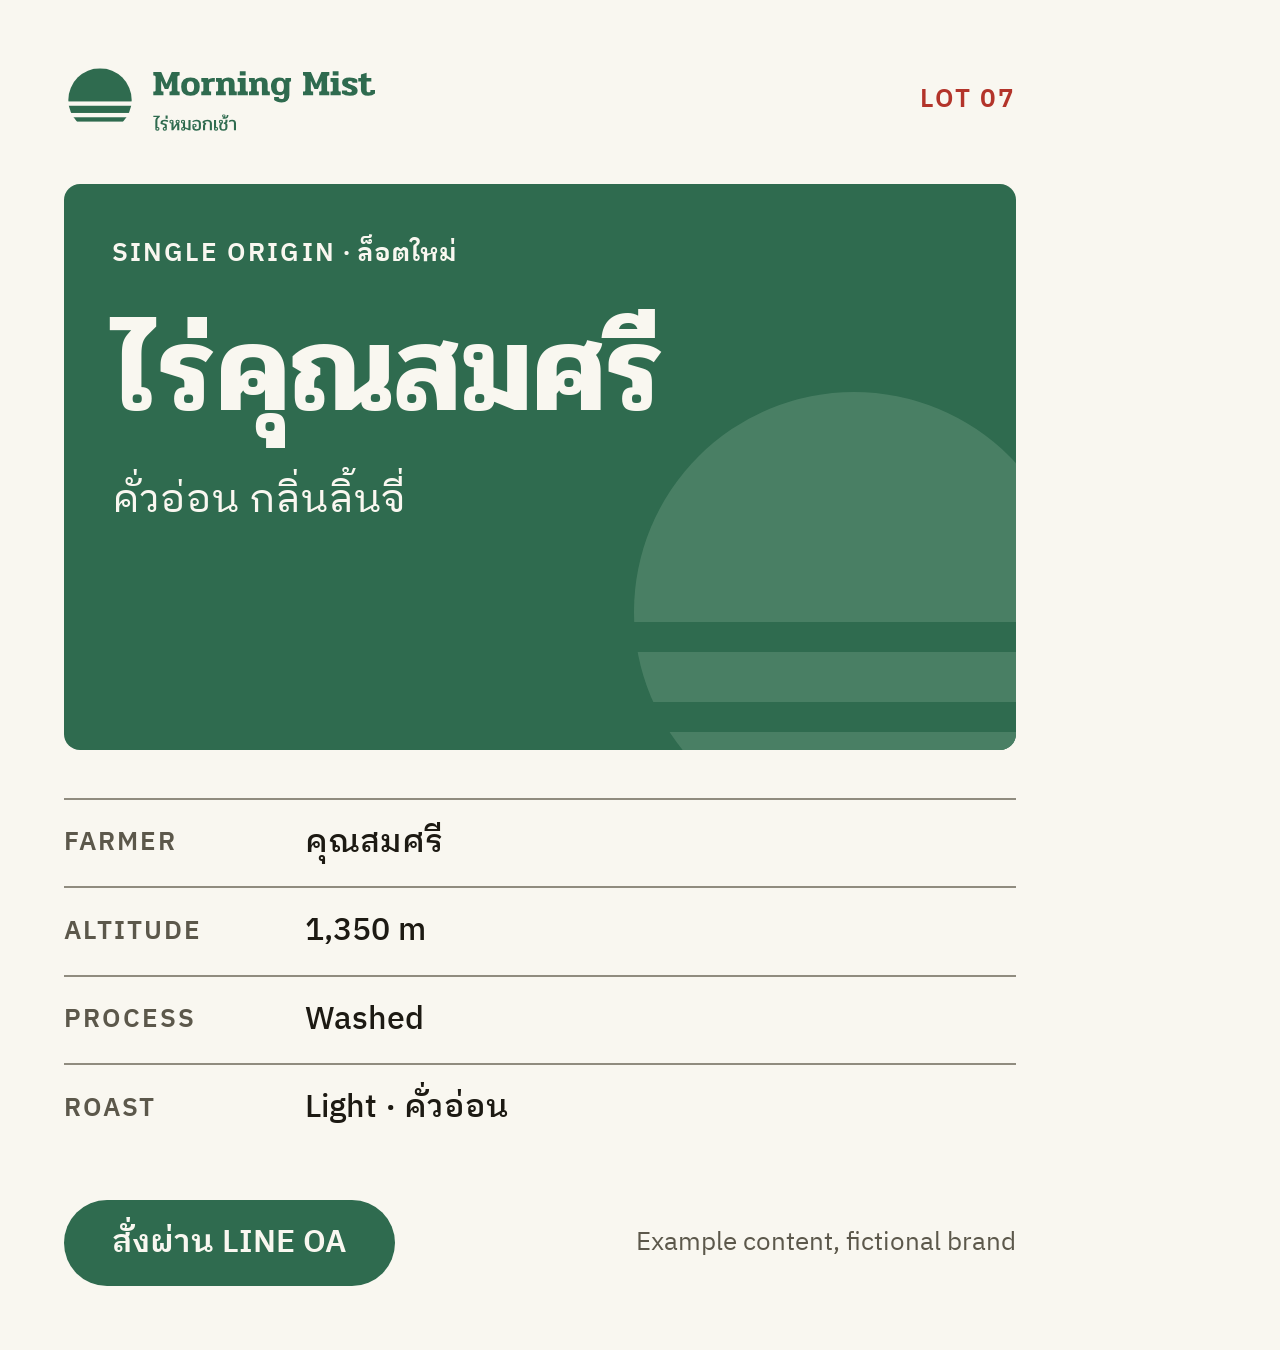
<file: examples/morning-mist/brand/applications/lot-07-instagram/index.html>
<!doctype html>
<html lang="th">
<head>
<meta charset="utf-8">
<title>Lot 07, Instagram feed 1080 x 1350</title>
<link rel="stylesheet" href="../../theme.css">
<style>
  /* Designed at 540 x 675 with brand tokens; zoom 2 exports it at 1080 x 1350. */
  *, *::before, *::after { box-sizing: border-box; }
  html, body { margin: 0; background: var(--color-surface-base); }
  .canvas { zoom: 2; width: 540px; height: 675px; padding: var(--space-l); display: flex; flex-direction: column; gap: var(--space-m); position: relative; overflow: hidden; background: var(--color-surface-base); color: var(--color-text-primary); font-family: var(--font-body); line-height: var(--leading-body); }
  header { display: flex; justify-content: space-between; align-items: center; }
  header img { height: 36px; width: auto; }
  .lot { font-size: var(--size-caption); letter-spacing: .08em; font-weight: var(--font-weight-semibold); color: var(--color-secondary); }
  .panel { position: relative; background: var(--color-surface-brand); color: var(--color-text-onBrand); border-radius: var(--radius-md); padding: var(--space-m); height: 292px; overflow: hidden; }
  .panel .kicker { font-size: var(--size-caption); font-weight: var(--font-weight-semibold); }
  .panel .kicker .caps { letter-spacing: .08em; }
  .panel h1 { font-family: var(--font-display); font-weight: var(--font-weight-semibold); font-size: var(--size-display); line-height: var(--leading-heading); margin: var(--space-2xs) 0; }
  .panel p { font-size: var(--size-lead); margin: 0; max-width: 16ch; position: relative; }
  .sun { position: absolute; right: -44px; bottom: -56px; width: 250px; height: 250px; background: var(--color-brand-600); -webkit-mask: url(../../assets/logo/logo-icon.svg) center / contain no-repeat; mask: url(../../assets/logo/logo-icon.svg) center / contain no-repeat; }
  dl { margin: 0; }
  dl > div { display: grid; grid-template-columns: 11ch 1fr; gap: var(--space-s); padding: var(--space-2xs) 0; border-top: 1px solid var(--color-border-strong); }
  dt { font-size: var(--size-caption); font-weight: var(--font-weight-semibold); color: var(--color-text-secondary); letter-spacing: .08em; align-self: center; }
  dd { margin: 0; font-weight: var(--font-weight-medium); }
  .cta { margin-top: auto; display: flex; justify-content: space-between; align-items: center; gap: var(--space-s); }
  .btn { background: var(--color-primary); color: var(--color-text-onBrand); border-radius: var(--radius-pill); padding: var(--space-2xs) var(--space-m); font-weight: var(--font-weight-semibold); }
  .note { font-size: var(--size-caption); color: var(--color-text-secondary); }
</style>
</head>
<body>
<div class="canvas">
  <header>
    <img src="../../assets/logo/logo-primary.svg" alt="Morning Mist Roasters ไร่หมอกเช้า">
    <span class="lot">LOT 07</span>
  </header>

  <div class="panel">
    <div class="kicker"><span class="caps">SINGLE ORIGIN</span> · ล็อตใหม่</div>
    <h1>ไร่คุณสมศรี</h1>
    <p>คั่วอ่อน กลิ่นลิ้นจี่</p>
    <div class="sun" role="presentation"></div>
  </div>

  <dl>
    <div><dt>FARMER</dt><dd>คุณสมศรี</dd></div>
    <div><dt>ALTITUDE</dt><dd>1,350 m</dd></div>
    <div><dt>PROCESS</dt><dd>Washed</dd></div>
    <div><dt>ROAST</dt><dd>Light · คั่วอ่อน</dd></div>
  </dl>

  <div class="cta">
    <span class="btn">สั่งผ่าน LINE OA</span>
    <span class="note">Example content, fictional brand</span>
  </div>
</div>
</body>
</html>
</file>
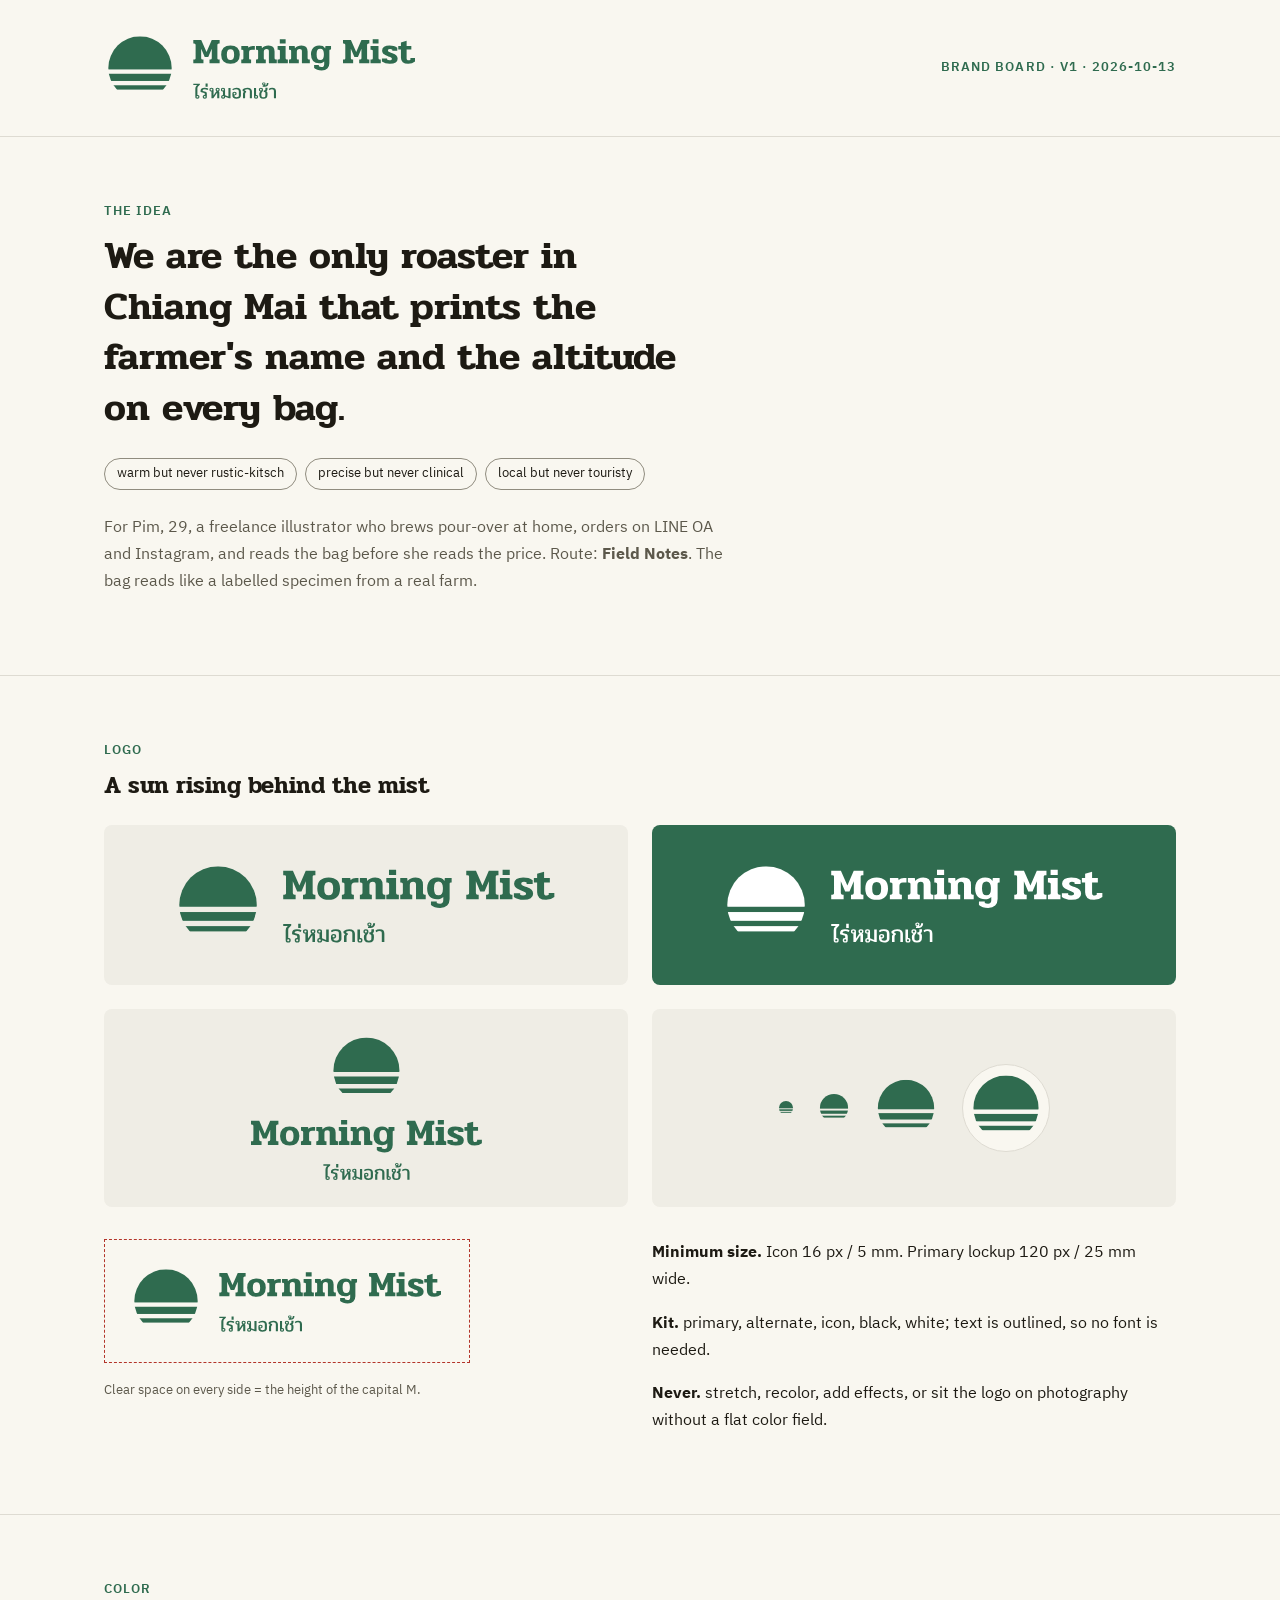
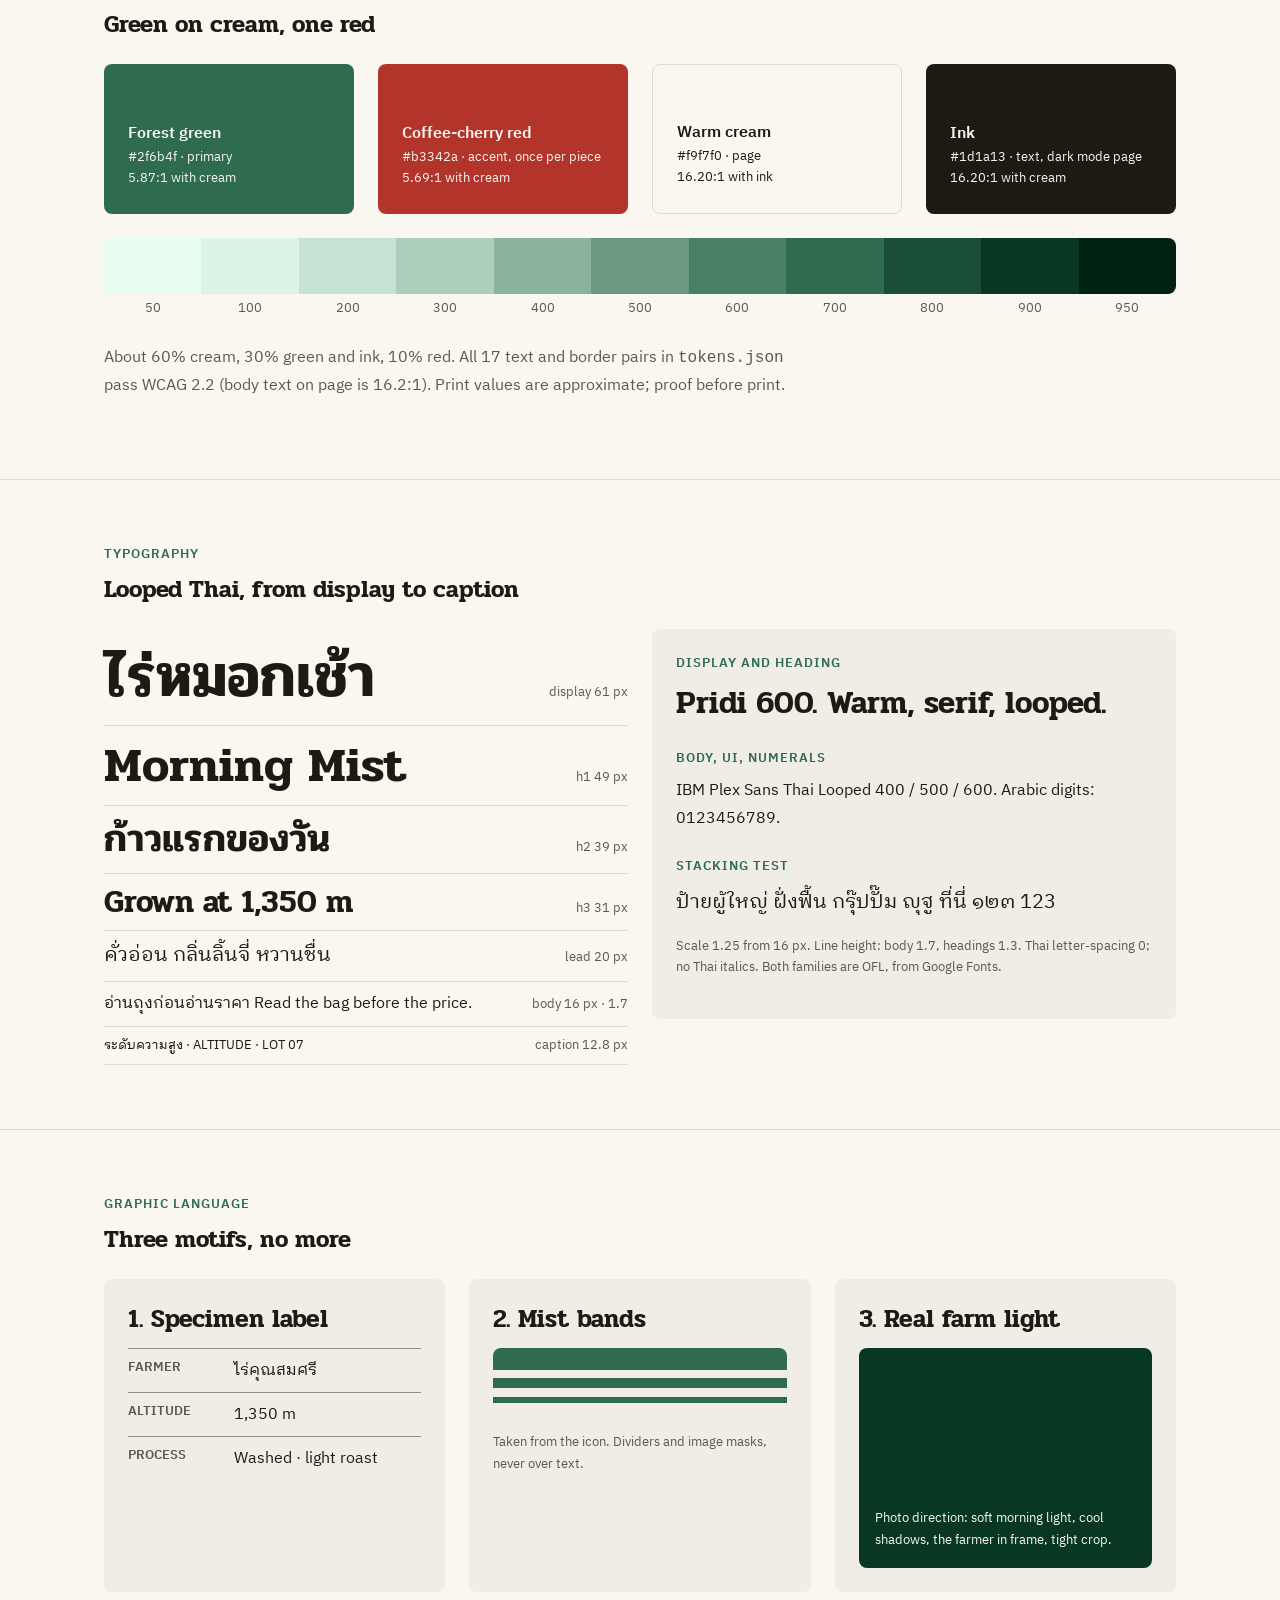
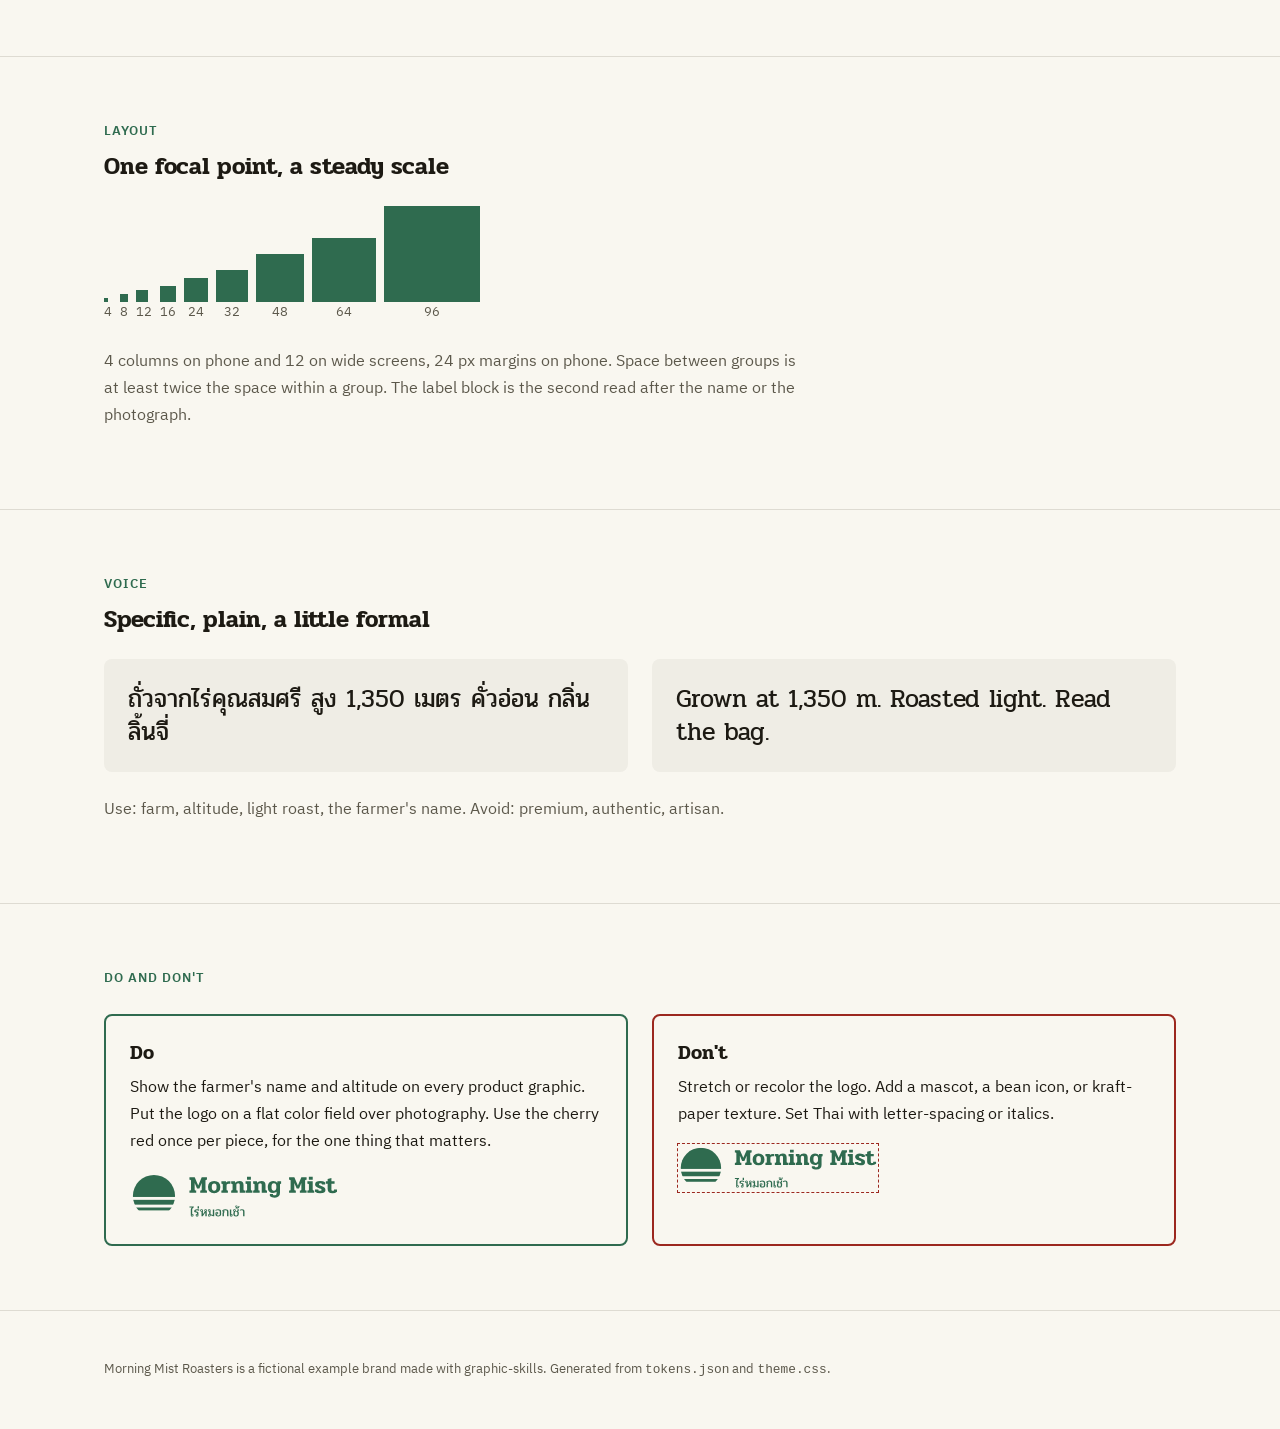
<file: examples/morning-mist/brand/brand-board.html>
<!doctype html>
<!--
  Brand board template and worked example. Sample brand: Morning Mist Roasters (fictional).
  Replace every piece of content; keep the structure and style only through tokens (var(--...)).
  Sample content to replace, so that none of it remains: "Morning Mist", "ไร่หมอกเช้า", "Pim", "Field Notes", "Pridi", "IBM Plex", "ไร่คุณสมศรี", "1,350", and the hex values #2f6b4f, #b3342a, #f9f7f0, #1d1a13.
  Tracking and uppercase belong to Latin labels only: Thai text takes letter-spacing 0.
-->
<html lang="th">
<head>
<meta charset="utf-8">
<meta name="viewport" content="width=device-width, initial-scale=1">
<title>Morning Mist Roasters: brand board</title>
<link rel="stylesheet" href="theme.css">
<style>
  *, *::before, *::after { box-sizing: border-box; }
  html, body { overflow-x: clip; }
  body { margin: 0; background: var(--color-surface-base); color: var(--color-text-primary); font-family: var(--font-body); font-size: var(--size-body); line-height: var(--leading-body); }
  h1, h2, h3 { font-family: var(--font-display); font-weight: var(--font-weight-semibold); line-height: var(--leading-heading); margin: 0; overflow-wrap: anywhere; }
  p { margin: 0 0 var(--space-s); }
  img { max-width: 100%; display: block; }
  .wrap { max-width: 1120px; margin: 0 auto; padding: 0 var(--space-m); }
  section { padding: var(--space-2xl) 0; border-top: 1px solid var(--color-border-subtle); }
  .label { font-size: var(--size-caption); letter-spacing: .08em; text-transform: uppercase; color: var(--color-primary); font-weight: var(--font-weight-semibold); margin-bottom: var(--space-2xs); }
  .muted { color: var(--color-text-secondary); }
  .grid { display: grid; gap: var(--space-m); }
  .g2 { grid-template-columns: repeat(2, minmax(0, 1fr)); }
  .g3 { grid-template-columns: repeat(3, minmax(0, 1fr)); }
  .g4 { grid-template-columns: repeat(4, minmax(0, 1fr)); }
  @media (max-width: 800px) { .g2, .g3, .g4 { grid-template-columns: minmax(0, 1fr); } section { padding: var(--space-xl) 0; } }
  .card { background: var(--color-surface-sunken); border-radius: var(--radius-md); padding: var(--space-m); }
  .card.brand { background: var(--color-surface-brand); color: var(--color-text-onBrand); }
  .stage { display: flex; align-items: center; justify-content: center; min-height: 160px; border-radius: var(--radius-md); padding: var(--space-m); }

  header .wrap { display: flex; justify-content: space-between; align-items: center; gap: var(--space-m); padding-top: var(--space-l); padding-bottom: var(--space-l); flex-wrap: wrap; }
  .idea { font-family: var(--font-display); font-weight: var(--font-weight-semibold); font-size: var(--size-h2); line-height: var(--leading-heading); max-width: 24ch; margin-bottom: var(--space-m); }
  .chips { display: flex; flex-wrap: wrap; gap: var(--space-2xs); margin-bottom: var(--space-m); }
  .chip { border: 1px solid var(--color-border-strong); border-radius: var(--radius-pill); padding: var(--space-3xs) var(--space-xs); font-size: var(--size-caption); }

  .clear { display: inline-block; padding: 26px; outline: 1px dashed var(--color-secondary); outline-offset: -1px; }
  .swatch { border-radius: var(--radius-md); padding: var(--space-m); min-height: 150px; display: flex; flex-direction: column; justify-content: flex-end; }
  .swatch b { font-weight: var(--font-weight-semibold); }
  .swatch small { font-size: var(--size-caption); }
  .scale { display: grid; grid-template-columns: repeat(11, minmax(0, 1fr)); border-radius: var(--radius-md); overflow: hidden; margin-top: var(--space-m); }
  .scale span { height: 56px; }
  .scale-names { display: grid; grid-template-columns: repeat(11, minmax(0, 1fr)); font-size: var(--size-caption); color: var(--color-text-secondary); margin-top: var(--space-3xs); }
  .scale-names span { text-align: center; }

  .ladder > div { display: flex; align-items: baseline; justify-content: space-between; gap: var(--space-m); border-bottom: 1px solid var(--color-border-subtle); padding: var(--space-2xs) 0; }
  .ladder em { font-style: normal; font-size: var(--size-caption); color: var(--color-text-secondary); white-space: nowrap; font-family: var(--font-body); }
  .ladder .d { font-family: var(--font-display); font-weight: var(--font-weight-semibold); line-height: var(--leading-heading); }

  .specimen dl { margin: 0; }
  .specimen dl > div { display: grid; grid-template-columns: 9ch 1fr; gap: var(--space-s); padding: var(--space-2xs) 0; border-top: 1px solid var(--color-border-strong); }
  .specimen dt { font-size: var(--size-caption); color: var(--color-text-secondary); font-weight: var(--font-weight-semibold); }
  .specimen dd { margin: 0; }
  .mist { height: 72px; border-radius: var(--radius-md); background: repeating-linear-gradient(to bottom, var(--color-brand-700) 0 22px, transparent 22px 30px, var(--color-brand-700) 30px 40px, transparent 40px 49px, var(--color-brand-700) 49px 55px, transparent 55px 72px); }
  .photo { aspect-ratio: 4 / 3; border-radius: var(--radius-md); background: var(--color-brand-900); color: var(--color-text-onBrand); display: flex; align-items: flex-end; padding: var(--space-s); font-size: var(--size-caption); }

  .space { display: flex; align-items: flex-end; gap: var(--space-2xs); flex-wrap: wrap; }
  .space i { display: block; background: var(--color-brand-700); }
  .space figure { margin: 0; text-align: center; font-size: var(--size-caption); color: var(--color-text-secondary); }

  .do, .dont { border-radius: var(--radius-md); padding: var(--space-m); }
  .do { border: 2px solid var(--color-semantic-success); }
  .dont { border: 2px solid var(--color-semantic-danger); }
  .do h3, .dont h3 { font-size: var(--size-lead); margin-bottom: var(--space-2xs); }
  footer { padding: var(--space-xl) 0; border-top: 1px solid var(--color-border-subtle); font-size: var(--size-caption); color: var(--color-text-secondary); }
</style>
</head>
<body>

<header>
  <div class="wrap">
    <img src="assets/logo/logo-primary.svg" alt="Morning Mist Roasters ไร่หมอกเช้า" height="72" style="height:72px;width:auto">
    <div class="label" style="margin:0">Brand board · v1 · 2026-10-13</div>
  </div>
</header>

<section id="idea">
  <div class="wrap">
    <div class="label">The idea</div>
    <p class="idea">We are the only roaster in Chiang Mai that prints the farmer's name and the altitude on every bag.</p>
    <div class="chips"><span class="chip">warm but never rustic-kitsch</span><span class="chip">precise but never clinical</span><span class="chip">local but never touristy</span></div>
    <p class="muted" style="max-width:62ch">For Pim, 29, a freelance illustrator who brews pour-over at home, orders on LINE OA and Instagram, and reads the bag before she reads the price. Route: <b>Field Notes</b>. The bag reads like a labelled specimen from a real farm.</p>
  </div>
</section>

<section id="logo">
  <div class="wrap">
    <div class="label">Logo</div>
    <h2 style="margin-bottom:var(--space-m)">A sun rising behind the mist</h2>
    <div class="grid g2">
      <div class="stage card"><img src="assets/logo/logo-primary.svg" alt="Primary logo" style="height:88px;width:auto"></div>
      <div class="stage card brand"><img src="assets/logo/logo-white.svg" alt="Reversed logo" style="height:88px;width:auto"></div>
      <div class="stage card"><img src="assets/logo/logo-alternate.svg" alt="Alternate stacked logo" style="height:150px;width:auto"></div>
      <div class="stage card" style="gap:var(--space-m);flex-wrap:wrap">
        <img src="assets/logo/logo-icon.svg" alt="" width="16" height="16"><img src="assets/logo/logo-icon.svg" alt="" width="32" height="32"><img src="assets/logo/logo-icon.svg" alt="" width="64" height="64"><img src="assets/logo/logo-icon.svg" alt="Icon in a circular avatar" width="88" height="88" style="border-radius:50%;background:var(--color-surface-base);padding:6px;border:1px solid var(--color-border-subtle)">
      </div>
    </div>
    <div class="grid g2" style="margin-top:var(--space-l);align-items:start">
      <div><div class="clear"><img src="assets/logo/logo-primary.svg" alt="" style="height:72px;width:auto"></div>
        <p class="muted" style="margin-top:var(--space-2xs);font-size:var(--size-caption)">Clear space on every side = the height of the capital M.</p></div>
      <div>
        <p><b>Minimum size.</b> Icon 16 px / 5 mm. Primary lockup 120 px / 25 mm wide.</p>
        <p><b>Kit.</b> primary, alternate, icon, black, white; text is outlined, so no font is needed.</p>
        <p><b>Never.</b> stretch, recolor, add effects, or sit the logo on photography without a flat color field.</p>
      </div>
    </div>
  </div>
</section>

<section id="color">
  <div class="wrap">
    <div class="label">Color</div>
    <h2 style="margin-bottom:var(--space-m)">Green on cream, one red</h2>
    <div class="grid g4">
      <div class="swatch" style="background:var(--color-brand-700);color:var(--color-text-onBrand)"><b>Forest green</b><small>#2f6b4f · primary<br>5.87:1 with cream</small></div>
      <div class="swatch" style="background:var(--color-accent-600);color:var(--color-text-onAccent)"><b>Coffee-cherry red</b><small>#b3342a · accent, once per piece<br>5.69:1 with cream</small></div>
      <div class="swatch" style="background:var(--color-neutral-50);border:1px solid var(--color-border-subtle)"><b>Warm cream</b><small>#f9f7f0 · page<br>16.20:1 with ink</small></div>
      <div class="swatch" style="background:var(--color-neutral-950);color:var(--color-neutral-50)"><b>Ink</b><small>#1d1a13 · text, dark mode page<br>16.20:1 with cream</small></div>
    </div>
    <div class="scale" role="img" aria-label="Brand green scale from 50 to 950">
      <span style="background:var(--color-brand-50)"></span><span style="background:var(--color-brand-100)"></span><span style="background:var(--color-brand-200)"></span><span style="background:var(--color-brand-300)"></span><span style="background:var(--color-brand-400)"></span><span style="background:var(--color-brand-500)"></span><span style="background:var(--color-brand-600)"></span><span style="background:var(--color-brand-700)"></span><span style="background:var(--color-brand-800)"></span><span style="background:var(--color-brand-900)"></span><span style="background:var(--color-brand-950)"></span>
    </div>
    <div class="scale-names"><span>50</span><span>100</span><span>200</span><span>300</span><span>400</span><span>500</span><span>600</span><span>700</span><span>800</span><span>900</span><span>950</span></div>
    <p class="muted" style="margin-top:var(--space-m);max-width:70ch">About 60% cream, 30% green and ink, 10% red. All 17 text and border pairs in <code>tokens.json</code> pass WCAG 2.2 (body text on page is 16.2:1). Print values are approximate; proof before print.</p>
  </div>
</section>

<section id="type">
  <div class="wrap">
    <div class="label">Typography</div>
    <h2 style="margin-bottom:var(--space-m)">Looped Thai, from display to caption</h2>
    <div class="grid g2" style="align-items:start">
      <div class="ladder">
        <div><span class="d" style="font-size:var(--size-display)">ไร่หมอกเช้า</span><em>display 61 px</em></div>
        <div><span class="d" style="font-size:var(--size-h1)">Morning Mist</span><em>h1 49 px</em></div>
        <div><span class="d" style="font-size:var(--size-h2)">ก้าวแรกของวัน</span><em>h2 39 px</em></div>
        <div><span class="d" style="font-size:var(--size-h3)">Grown at 1,350 m</span><em>h3 31 px</em></div>
        <div><span style="font-size:var(--size-lead)">คั่วอ่อน กลิ่นลิ้นจี่ หวานชื่น</span><em>lead 20 px</em></div>
        <div><span>อ่านถุงก่อนอ่านราคา Read the bag before the price.</span><em>body 16 px · 1.7</em></div>
        <div><span style="font-size:var(--size-caption)">ระดับความสูง · ALTITUDE · LOT 07</span><em>caption 12.8 px</em></div>
      </div>
      <div class="card">
        <p class="label">Display and heading</p>
        <p style="font-family:var(--font-display);font-weight:var(--font-weight-semibold);font-size:var(--size-h3);line-height:var(--leading-heading)">Pridi 600. Warm, serif, looped.</p>
        <p class="label" style="margin-top:var(--space-m)">Body, UI, numerals</p>
        <p>IBM Plex Sans Thai Looped 400 / 500 / 600. Arabic digits: 0123456789.</p>
        <p class="label" style="margin-top:var(--space-m)">Stacking test</p>
        <p style="font-size:var(--size-lead)">ป้ายผู้ใหญ่ ฝั่งฟื้น กรุ๊ปปั๊ม ญุฐู ที่นี่ ๑๒๓ 123</p>
        <p class="muted" style="font-size:var(--size-caption)">Scale 1.25 from 16 px. Line height: body 1.7, headings 1.3. Thai letter-spacing 0; no Thai italics. Both families are OFL, from Google Fonts.</p>
      </div>
    </div>
  </div>
</section>

<section id="language">
  <div class="wrap">
    <div class="label">Graphic language</div>
    <h2 style="margin-bottom:var(--space-m)">Three motifs, no more</h2>
    <div class="grid g3">
      <div class="specimen card">
        <h3 style="font-size:var(--size-h4);margin-bottom:var(--space-xs)">1. Specimen label</h3>
        <dl>
          <div><dt>FARMER</dt><dd>ไร่คุณสมศรี</dd></div>
          <div><dt>ALTITUDE</dt><dd>1,350 m</dd></div>
          <div><dt>PROCESS</dt><dd>Washed · light roast</dd></div>
        </dl>
      </div>
      <div class="card">
        <h3 style="font-size:var(--size-h4);margin-bottom:var(--space-xs)">2. Mist bands</h3>
        <div class="mist" role="img" aria-label="Horizontal green bands that thin toward the bottom"></div>
        <p class="muted" style="font-size:var(--size-caption);margin-top:var(--space-xs)">Taken from the icon. Dividers and image masks, never over text.</p>
      </div>
      <div class="card">
        <h3 style="font-size:var(--size-h4);margin-bottom:var(--space-xs)">3. Real farm light</h3>
        <div class="photo">Photo direction: soft morning light, cool shadows, the farmer in frame, tight crop.</div>
      </div>
    </div>
  </div>
</section>

<section id="layout">
  <div class="wrap">
    <div class="label">Layout</div>
    <h2 style="margin-bottom:var(--space-m)">One focal point, a steady scale</h2>
    <div class="space" aria-label="Spacing scale">
      <figure><i style="width:4px;height:4px"></i>4</figure><figure><i style="width:8px;height:8px"></i>8</figure><figure><i style="width:12px;height:12px"></i>12</figure><figure><i style="width:16px;height:16px"></i>16</figure><figure><i style="width:24px;height:24px"></i>24</figure><figure><i style="width:32px;height:32px"></i>32</figure><figure><i style="width:48px;height:48px"></i>48</figure><figure><i style="width:64px;height:64px"></i>64</figure><figure><i style="width:96px;height:96px"></i>96</figure>
    </div>
    <p class="muted" style="margin-top:var(--space-m);max-width:70ch">4 columns on phone and 12 on wide screens, 24 px margins on phone. Space between groups is at least twice the space within a group. The label block is the second read after the name or the photograph.</p>
  </div>
</section>

<section id="voice">
  <div class="wrap">
    <div class="label">Voice</div>
    <h2 style="margin-bottom:var(--space-m)">Specific, plain, a little formal</h2>
    <div class="grid g2">
      <div class="card"><p style="font-family:var(--font-display);font-size:var(--size-h4);line-height:var(--leading-heading);margin:0">ถั่วจากไร่คุณสมศรี สูง 1,350 เมตร คั่วอ่อน กลิ่นลิ้นจี่</p></div>
      <div class="card"><p style="font-family:var(--font-display);font-size:var(--size-h4);line-height:var(--leading-heading);margin:0">Grown at 1,350 m. Roasted light. Read the bag.</p></div>
    </div>
    <p class="muted" style="margin-top:var(--space-m)">Use: farm, altitude, light roast, the farmer's name. Avoid: premium, authentic, artisan.</p>
  </div>
</section>

<section id="rules">
  <div class="wrap">
    <div class="label">Do and don't</div>
    <div class="grid g2" style="margin-top:var(--space-m)">
      <div class="do"><h3>Do</h3><p>Show the farmer's name and altitude on every product graphic. Put the logo on a flat color field over photography. Use the cherry red once per piece, for the one thing that matters.</p><img src="assets/logo/logo-primary.svg" alt="" style="height:48px;width:auto"></div>
      <div class="dont"><h3>Don't</h3><p>Stretch or recolor the logo. Add a mascot, a bean icon, or kraft-paper texture. Set Thai with letter-spacing or italics.</p><img src="assets/logo/logo-primary.svg" alt="" style="height:48px;width:200px;object-fit:fill;outline:1px dashed var(--color-semantic-danger)"></div>
    </div>
  </div>
</section>

<footer><div class="wrap">Morning Mist Roasters is a fictional example brand made with graphic-skills. Generated from <code>tokens.json</code> and <code>theme.css</code>.</div></footer>

</body>
</html>
</file>
<file: examples/morning-mist/brand/theme.css>
/* Generated by graphic-skills build-theme from tokens.json. Edit the tokens, not this file. */
@import url("https://fonts.googleapis.com/css2?family=Pridi:wght@400;600&family=IBM+Plex+Sans+Thai+Looped:wght@400;500;600&display=swap");

:root {
  --color-brand-50: #e6fdf0;
  --color-brand-100: #dbf4e6;
  --color-brand-200: #c6e3d3;
  --color-brand-300: #accebb;
  --color-brand-400: #8ab39d;
  --color-brand-500: #6a9880;
  --color-brand-600: #497f64;
  --color-brand-700: #2f6b4f;
  --color-brand-800: #1a4d36;
  --color-brand-900: #083724;
  --color-brand-950: #002213;
  --color-accent-50: #fff4f2;
  --color-accent-100: #ffe6e2;
  --color-accent-200: #ffcdc5;
  --color-accent-300: #ffab9f;
  --color-accent-400: #ea897c;
  --color-accent-500: #d3675a;
  --color-accent-600: #b3342a;
  --color-accent-700: #9c281f;
  --color-accent-800: #7b1510;
  --color-accent-900: #5c0202;
  --color-accent-950: #3b0000;
  --color-neutral-50: #f9f7f0;
  --color-neutral-100: #efede5;
  --color-neutral-200: #dedbd2;
  --color-neutral-300: #c7c4ba;
  --color-neutral-400: #aba79c;
  --color-neutral-500: #908c7f;
  --color-neutral-600: #767164;
  --color-neutral-700: #5c584b;
  --color-neutral-800: #464238;
  --color-neutral-900: #312e25;
  --color-neutral-950: #1d1a13;
  --color-primary: var(--color-brand-700);
  --color-secondary: var(--color-accent-600);
  --color-surface-base: var(--color-neutral-50);
  --color-surface-sunken: var(--color-neutral-100);
  --color-surface-brand: var(--color-brand-700);
  --color-surface-deep: var(--color-brand-950);
  --color-text-primary: var(--color-neutral-950);
  --color-text-secondary: var(--color-neutral-700);
  --color-text-onBrand: var(--color-neutral-50);
  --color-text-onAccent: var(--color-neutral-50);
  --color-border-subtle: var(--color-neutral-200);
  --color-border-strong: var(--color-neutral-500);
  --color-semantic-success: var(--color-brand-700);
  --color-semantic-warning: #8a5a00;
  --color-semantic-danger: var(--color-accent-700);
  --font-display: Pridi, "Noto Serif Thai", serif;
  --font-body: "IBM Plex Sans Thai Looped", "IBM Plex Sans", sans-serif;
  --font-weight-regular: 400;
  --font-weight-medium: 500;
  --font-weight-semibold: 600;
  --size-caption: 0.8rem;
  --size-body: 1rem;
  --size-lead: 1.25rem;
  --size-h4: 1.563rem;
  --size-h3: 1.953rem;
  --size-h2: 2.441rem;
  --size-h1: 3.052rem;
  --size-display: 3.815rem;
  --leading-body: 1.7;
  --leading-heading: 1.3;
  --leading-tight: 1.15;
  --space-3xs: 4px;
  --space-2xs: 8px;
  --space-xs: 12px;
  --space-s: 16px;
  --space-m: 24px;
  --space-l: 32px;
  --space-xl: 48px;
  --space-2xl: 64px;
  --space-3xl: 96px;
  --radius-sm: 4px;
  --radius-md: 8px;
  --radius-pill: 999px;
  --shadow-raised: 0 1px 2px rgb(29 26 19 / 0.08), 0 8px 24px rgb(29 26 19 / 0.08);
}

@media (prefers-color-scheme: dark) {
  :root:not([data-theme="light"]) {
    --color-surface-base: var(--color-neutral-950);
    --color-surface-sunken: var(--color-neutral-900);
    --color-surface-brand: var(--color-brand-900);
    --color-text-primary: var(--color-neutral-50);
    --color-text-secondary: var(--color-neutral-300);
    --color-text-onBrand: var(--color-neutral-50);
    --color-border-subtle: var(--color-neutral-800);
    --color-border-strong: var(--color-neutral-600);
    --color-primary: var(--color-brand-400);
    --color-secondary: var(--color-accent-400);
  }
}

:root[data-theme="dark"] {
  --color-surface-base: var(--color-neutral-950);
  --color-surface-sunken: var(--color-neutral-900);
  --color-surface-brand: var(--color-brand-900);
  --color-text-primary: var(--color-neutral-50);
  --color-text-secondary: var(--color-neutral-300);
  --color-text-onBrand: var(--color-neutral-50);
  --color-border-subtle: var(--color-neutral-800);
  --color-border-strong: var(--color-neutral-600);
  --color-primary: var(--color-brand-400);
  --color-secondary: var(--color-accent-400);
}
</file>
